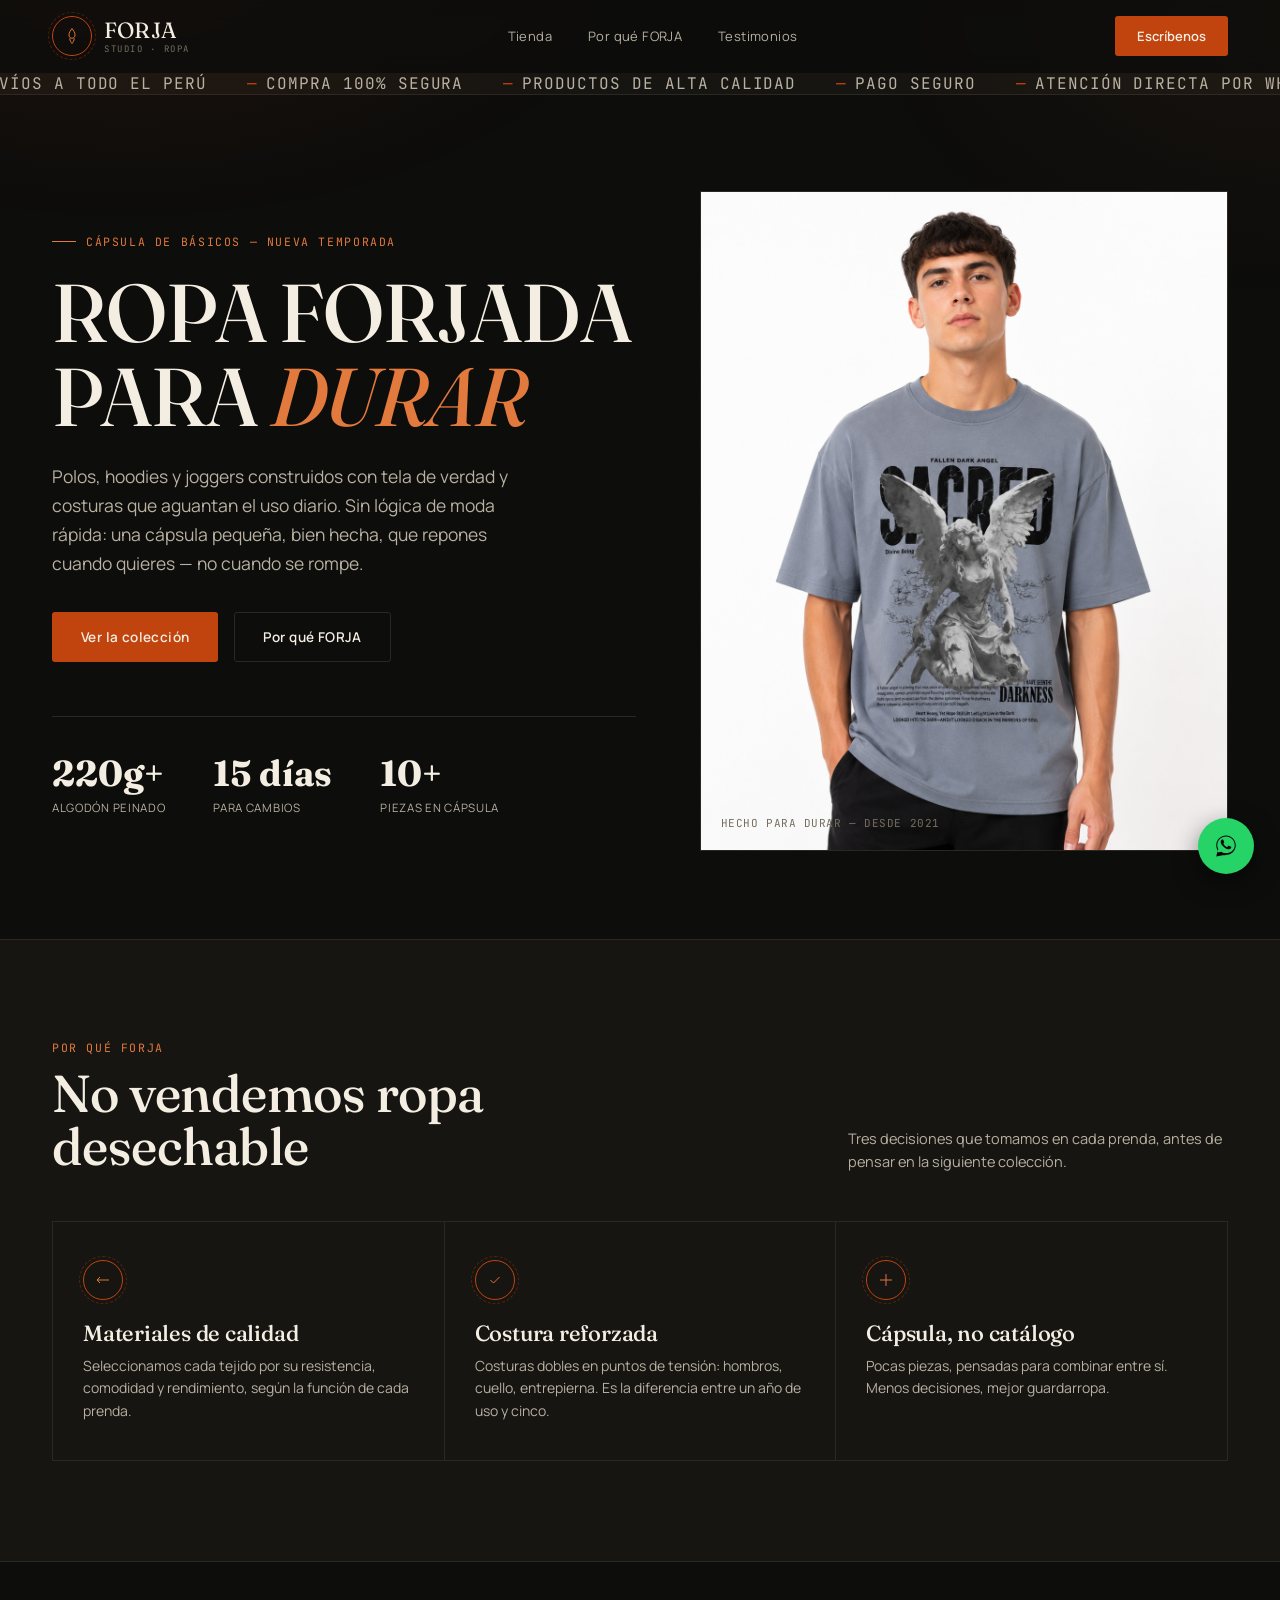
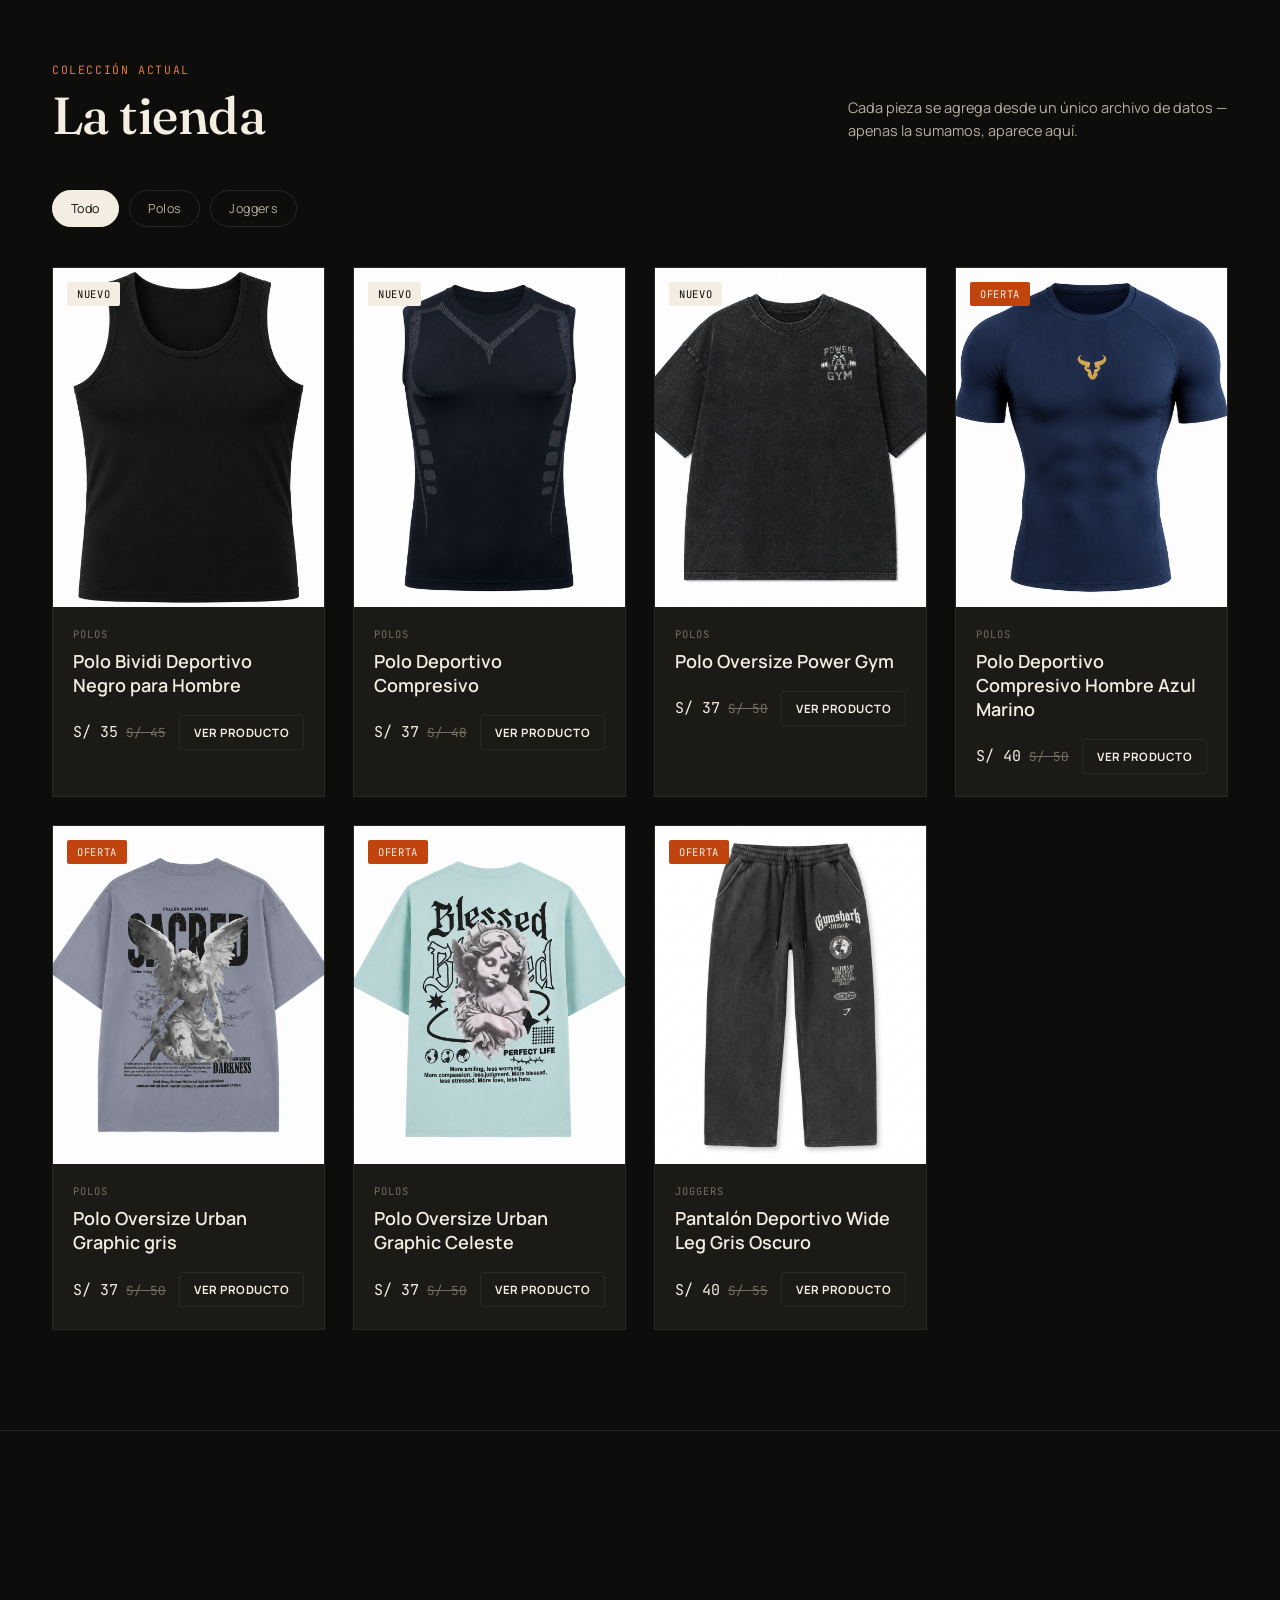
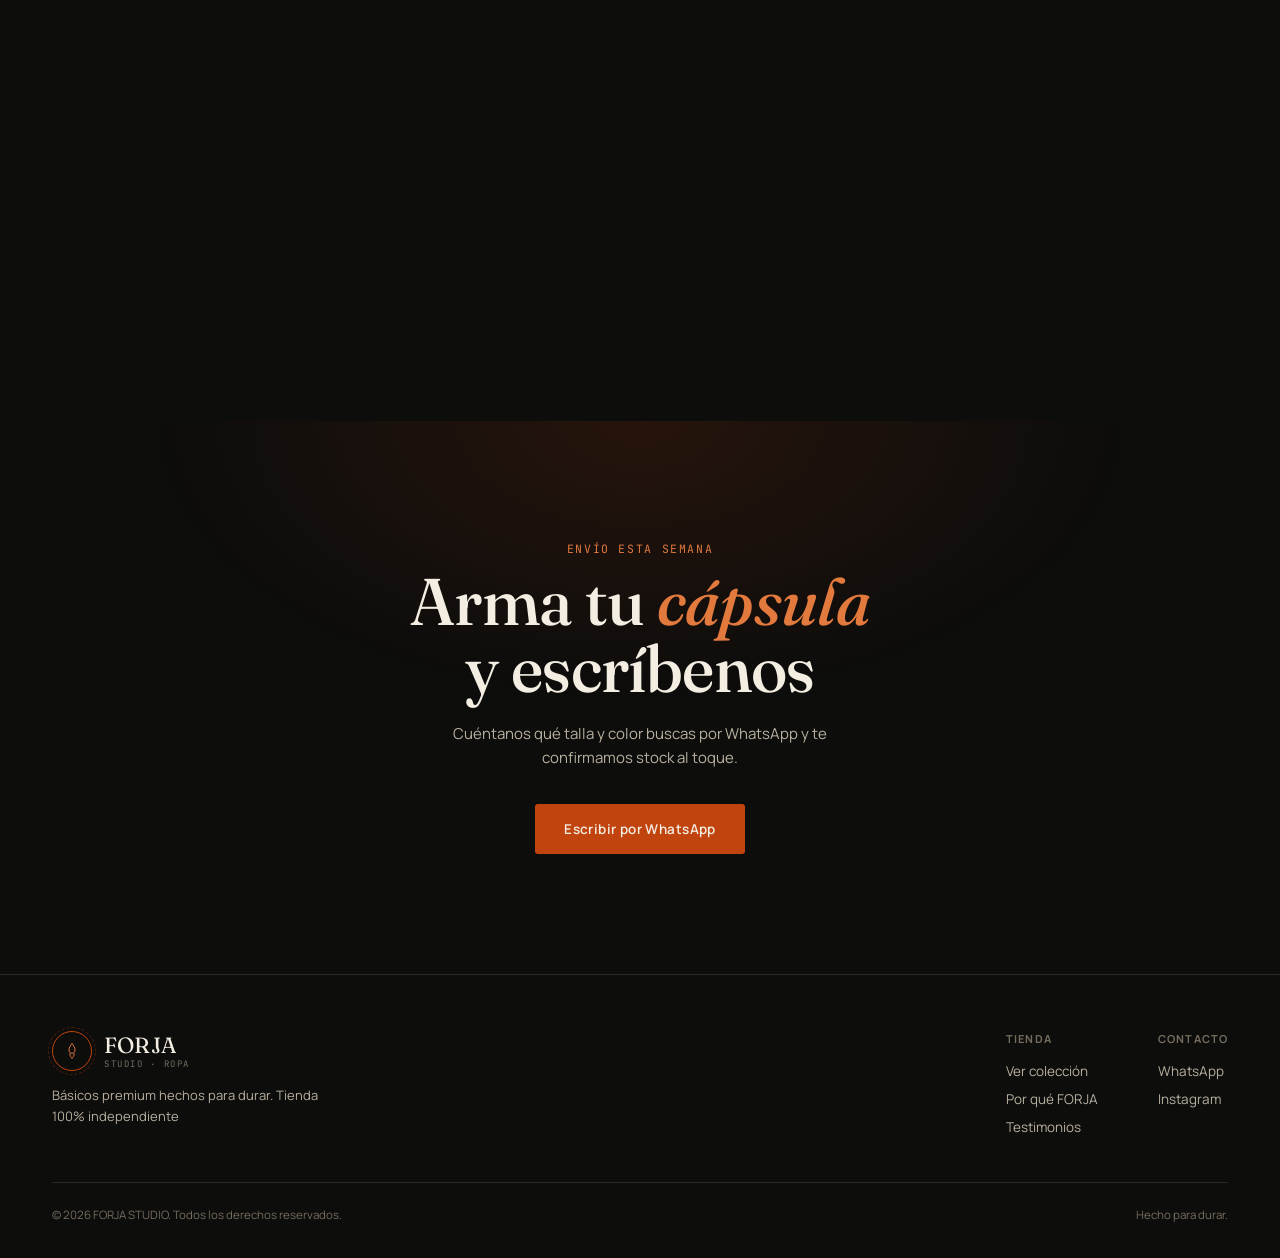
<file: Pagina ropa/index.html>
<!DOCTYPE html>
<html lang="es">
<head>
<meta charset="UTF-8">
<meta name="viewport" content="width=device-width, initial-scale=1.0">
<title>FORJA STUDIO — Ropa hecha para durar</title>
<meta name="description" content="Cápsula de básicos premium: polos, hoodies, joggers y casacas. Algodón peinado, construcción reforzada, envíos a todo el país.">
<link rel="preconnect" href="https://fonts.googleapis.com">
<link rel="preconnect" href="https://fonts.gstatic.com" crossorigin>
<link href="https://fonts.googleapis.com/css2?family=Fraunces:ital,wght@0,400;0,500;0,600;1,500&family=Manrope:wght@400;500;600;700;800&family=JetBrains+Mono:wght@400;500;600&display=swap" rel="stylesheet">
<link rel="stylesheet" href="css/styles.css">
</head>
<body>

<header>
  <nav>
    <a href="index.html" class="brand">
      <span class="hallmark hallmark-spin">
        <svg viewBox="0 0 24 24" fill="none" xmlns="http://www.w3.org/2000/svg">
          <path d="M12 2c-2.2 3-4 5.7-4 8.5A4 4 0 0 0 12 15a4 4 0 0 0 4-4.5C16 7.7 14.2 5 12 2Z" stroke="#e2793d" stroke-width="1.3"/>
          <path d="M9 15c0 3 1.5 5 3 7 1.5-2 3-4 3-7" stroke="#e2793d" stroke-width="1.3"/>
        </svg>
      </span>
      <span class="brand-name">FORJA<small>Studio · Ropa</small></span>
    </a>
    <div class="nav-links">
      <a href="index.html#catalogo">Tienda</a>
      <a href="index.html#valores">Por qué FORJA</a>
      <a href="index.html#testimonios">Testimonios</a>
    </div>
    <a href="#" class="nav-cta wa-generic">Escríbenos</a>
    <button class="burger" id="burgerBtn" aria-label="Abrir menú" aria-expanded="false">
      <span></span><span></span><span></span>
    </button>
  </nav>
</header>

<!-- =================== TRUST BAR ============ -->

<!--
<div class="trust-bar">
  <div class="wrap">
    <span>Envíos a todo el Perú</span>
    <span>Compra 100% segura</span>
    <span>Productos de alta calidad</span>
    <span>Pago contra entrega en Trujillo</span>
    <span>Atención directa por WhatsApp</span>
  </div>
</div>-->

<div class="trust-bar">
  <div class="track">
    <span>Envíos a todo el Perú</span>
    <span>Compra 100% segura</span>
    <span>Productos de alta calidad</span>
    <span>Pago seguro</span>
    <span>Atención directa por WhatsApp</span>
  </div>
</div>

<!-- ================= HERO ================= -->
<section class="hero">
  <div class="wrap">
    <div>
      <span class="eyebrow">Cápsula de básicos — nueva temporada</span>
      <h1>ROPA FORJADA<br>PARA <em>DURAR</em></h1>
      <p class="lead">
        Polos, hoodies y joggers construidos con tela de verdad y costuras que
        aguantan el uso diario. Sin lógica de moda rápida: una cápsula pequeña,
        bien hecha, que repones cuando quieres — no cuando se rompe.
      </p>
      <div class="btn-row">
        <a href="#catalogo" class="btn btn-primary">Ver la colección</a>
        <a href="#valores" class="btn btn-ghost">Por qué FORJA</a>
      </div>

      <div class="stat-row">
        <div class="stat"><b>220g+</b><span>Algodón peinado</span></div>
        <div class="stat"><b>15 días</b><span>Para cambios</span></div>
        <div class="stat"><b>10+</b><span>Piezas en cápsula</span></div>
      </div>
    </div>

    <div class="hero-visual">
      <!--<span class="hallmark stamp">
        <svg viewBox="0 0 24 24" fill="none" xmlns="http://www.w3.org/2000/svg">
          <path d="M12 2c-2.2 3-4 5.7-4 8.5A4 4 0 0 0 12 15a4 4 0 0 0 4-4.5C16 7.7 14.2 5 12 2Z" stroke="#e2793d" stroke-width="1.3"/>
          <path d="M9 15c0 3 1.5 5 3 7 1.5-2 3-4 3-7" stroke="#e2793d" stroke-width="1.3"/>
        </svg>-->
      </span>
      <img src="img/productos/polo-oversize-urban/3.png" alt="">
      <div class="hv-label mono">HECHO PARA DURAR — DESDE 2021</div>
    </div>
  </div>
</section>

<!-- ================= VALORES ================= -->
<section class="values-section" id="valores">
  <div class="wrap">
    <div class="section-head reveal">
      <div>
        <span class="tag-mono">Por qué FORJA</span>
        <h2>No vendemos ropa<br>desechable</h2>
      </div>
      <p>Tres decisiones que tomamos en cada prenda, antes de pensar en la siguiente colección.</p>
    </div>
  </div>
  <div class="wrap">
    <div class="values-grid reveal">
      <div class="value-card">
        <span class="hallmark">
          <svg viewBox="0 0 24 24" fill="none" xmlns="http://www.w3.org/2000/svg">
            <path d="M4 12h16M4 12l4-4M4 12l4 4" stroke="#e2793d" stroke-width="1.3"/>
          </svg>
        </span>
        <h3>Materiales de calidad</h3>
        <p>Seleccionamos cada tejido por su resistencia, comodidad y rendimiento, según la función de cada prenda.</p>
      </div>
      <div class="value-card">
        <span class="hallmark">
          <svg viewBox="0 0 24 24" fill="none" xmlns="http://www.w3.org/2000/svg">
            <path d="M6 12l4 4 8-8" stroke="#e2793d" stroke-width="1.3"/>
          </svg>
        </span>
        <h3>Costura reforzada</h3>
        <p>Costuras dobles en puntos de tensión: hombros, cuello, entrepierna. Es la diferencia entre un año de uso y cinco.</p>
      </div>
      <div class="value-card">
        <span class="hallmark">
          <svg viewBox="0 0 24 24" fill="none" xmlns="http://www.w3.org/2000/svg">
            <path d="M12 4v16M4 12h16" stroke="#e2793d" stroke-width="1.3"/>
          </svg>
        </span>
        <h3>Cápsula, no catálogo</h3>
        <p>Pocas piezas, pensadas para combinar entre sí. Menos decisiones, mejor guardarropa.</p>
      </div>
    </div>
  </div>
</section>

<!-- ================= CATALOGO ================= -->
<section class="catalog-section" id="catalogo">
  <div class="wrap">
    <div class="section-head reveal">
      <div>
        <span class="tag-mono">Colección actual</span>
        <h2>La tienda</h2>
      </div>
      <p>Cada pieza se agrega desde un único archivo de datos — apenas la sumamos, aparece aquí.</p>
    </div>

    <div class="catalog-filters" id="catalogFilters" aria-label="Filtrar por categoría"></div>

    <div class="products-grid" id="catalogGrid"></div>
    <p class="catalog-empty" id="catalogEmpty" hidden>No hay productos en esta categoría todavía.</p>
  </div>
</section>

<!-- ================= TESTIMONIOS ================= -->
<section id="testimonios">
  <div class="wrap">
    <div class="section-head reveal">
      <div>
        <span class="tag-mono">Clientes</span>
        <h2>Lo que dicen<br>de la ropa</h2>
      </div>
    </div>

    <div class="testi-grid reveal">
      <div class="testi-card">
        <div class="stars">★★★★★</div>
        <p>"Me sorprendió el acabado. Las costuras se sienten resistentes y la tela tiene buena caída."</p>
        <div class="testi-who">
          <div class="testi-avatar"></div>
          <div><b>Carlos M.</b><span>Cliente desde 2026</span></div>
        </div>
      </div>
      <div class="testi-card">
        <div class="stars">★★★★★</div>
        <p>"Pedí por WhatsApp y todo fue rápido. Me ayudaron con la talla y llegó bien."</p>
        <div class="testi-who">
          <div class="testi-avatar"></div>
          <div><b>Camila R.</b><span>Cliente desde 2026</span></div>
        </div>
      </div>
      <div class="testi-card">
        <div class="stars">★★★★★</div>
        <p>"El estampado se ve de buena calidad y el polo tiene un buen fit."</p>
        <div class="testi-who">
          <div class="testi-avatar"></div>
          <div><b>Diego M.</b><span>Primera compra 2026</span></div>
        </div>
      </div>
    </div>
  </div>
</section>

<!-- ================= CTA FINAL ================= -->
<section class="cta-section">
  <div class="wrap">
    <span class="tag-mono">Envío esta semana</span>
    <h2>Arma tu <em>cápsula</em><br>y escríbenos</h2>
    <p>Cuéntanos qué talla y color buscas por WhatsApp y te confirmamos stock al toque.</p>
    <a href="#" class="btn btn-primary wa-generic">Escribir por WhatsApp</a>
  </div>
</section>

<!-- ================= FOOTER ================= -->
<footer>
  <div class="wrap">
    <div class="footer-grid">
      <div class="footer-brand">
        <a href="index.html" class="brand">
          <span class="hallmark">
            <svg viewBox="0 0 24 24" fill="none" xmlns="http://www.w3.org/2000/svg">
              <path d="M12 2c-2.2 3-4 5.7-4 8.5A4 4 0 0 0 12 15a4 4 0 0 0 4-4.5C16 7.7 14.2 5 12 2Z" stroke="#e2793d" stroke-width="1.3"/>
              <path d="M9 15c0 3 1.5 5 3 7 1.5-2 3-4 3-7" stroke="#e2793d" stroke-width="1.3"/>
            </svg>
          </span>
          <span class="brand-name">FORJA<small>Studio · Ropa</small></span>
        </a>
        <p>Básicos premium hechos para durar. Tienda 100% independiente</p>
      </div>
      <div class="footer-links">
        <div class="footer-col">
          <h5>Tienda</h5>
          <a href="index.html#catalogo">Ver colección</a>
          <a href="index.html#valores">Por qué FORJA</a>
          <a href="index.html#testimonios">Testimonios</a>
        </div>
        <div class="footer-col">
          <h5>Contacto</h5>
          <a href="#" class="wa-generic">WhatsApp</a>
          <a href="https://instagram.com/" target="_blank" rel="noopener">Instagram</a>
        </div>
      </div>
    </div>
    <div class="footer-bottom">
      <span>© <span id="year"></span> FORJA STUDIO. Todos los derechos reservados.</span>
      <span>Hecho para durar.</span>
    </div>
  </div>
</footer>

<!-- WhatsApp flotante -->
<a href="#" class="wa-float wa-generic" aria-label="Escribir por WhatsApp">
  <svg viewBox="0 0 32 32" fill="#0a0a0a" xmlns="http://www.w3.org/2000/svg">
    <path d="M16.001 3C9.373 3 4 8.373 4 15c0 2.29.638 4.43 1.744 6.25L4 29l7.938-1.71A11.94 11.94 0 0 0 16 27c6.627 0 12-5.373 12-12S22.628 3 16.001 3Zm0 21.75c-1.98 0-3.83-.55-5.41-1.51l-.388-.23-4.71 1.014 1.03-4.59-.253-.398A9.72 9.72 0 0 1 5.25 15c0-5.93 4.82-10.75 10.75-10.75S26.75 9.07 26.75 15 21.93 24.75 16 24.75Zm5.86-8.06c-.32-.16-1.9-.94-2.2-1.05-.3-.11-.51-.16-.73.16-.21.32-.84 1.05-1.03 1.26-.19.21-.38.24-.7.08-.32-.16-1.35-.5-2.57-1.6-.95-.85-1.6-1.9-1.78-2.22-.19-.32-.02-.49.14-.65.14-.14.32-.38.48-.57.16-.19.21-.32.32-.54.11-.21.05-.4-.03-.56-.08-.16-.73-1.77-1-2.42-.26-.63-.53-.55-.73-.56h-.62c-.21 0-.56.08-.85.4-.29.32-1.12 1.1-1.12 2.68 0 1.58 1.15 3.1 1.31 3.32.16.21 2.26 3.45 5.48 4.84.77.33 1.37.53 1.84.68.77.25 1.47.21 2.03.13.62-.09 1.9-.78 2.17-1.53.27-.75.27-1.4.19-1.53-.08-.14-.29-.21-.6-.37Z"/>
  </svg>
</a>

<script src="js/products.js"></script>
<script src="js/utils.js"></script>
<script src="js/catalog.js"></script>
<script src="js/app.js"></script>
<script src="js/trust-bar.js"></script>

</body>
</html>
</file>
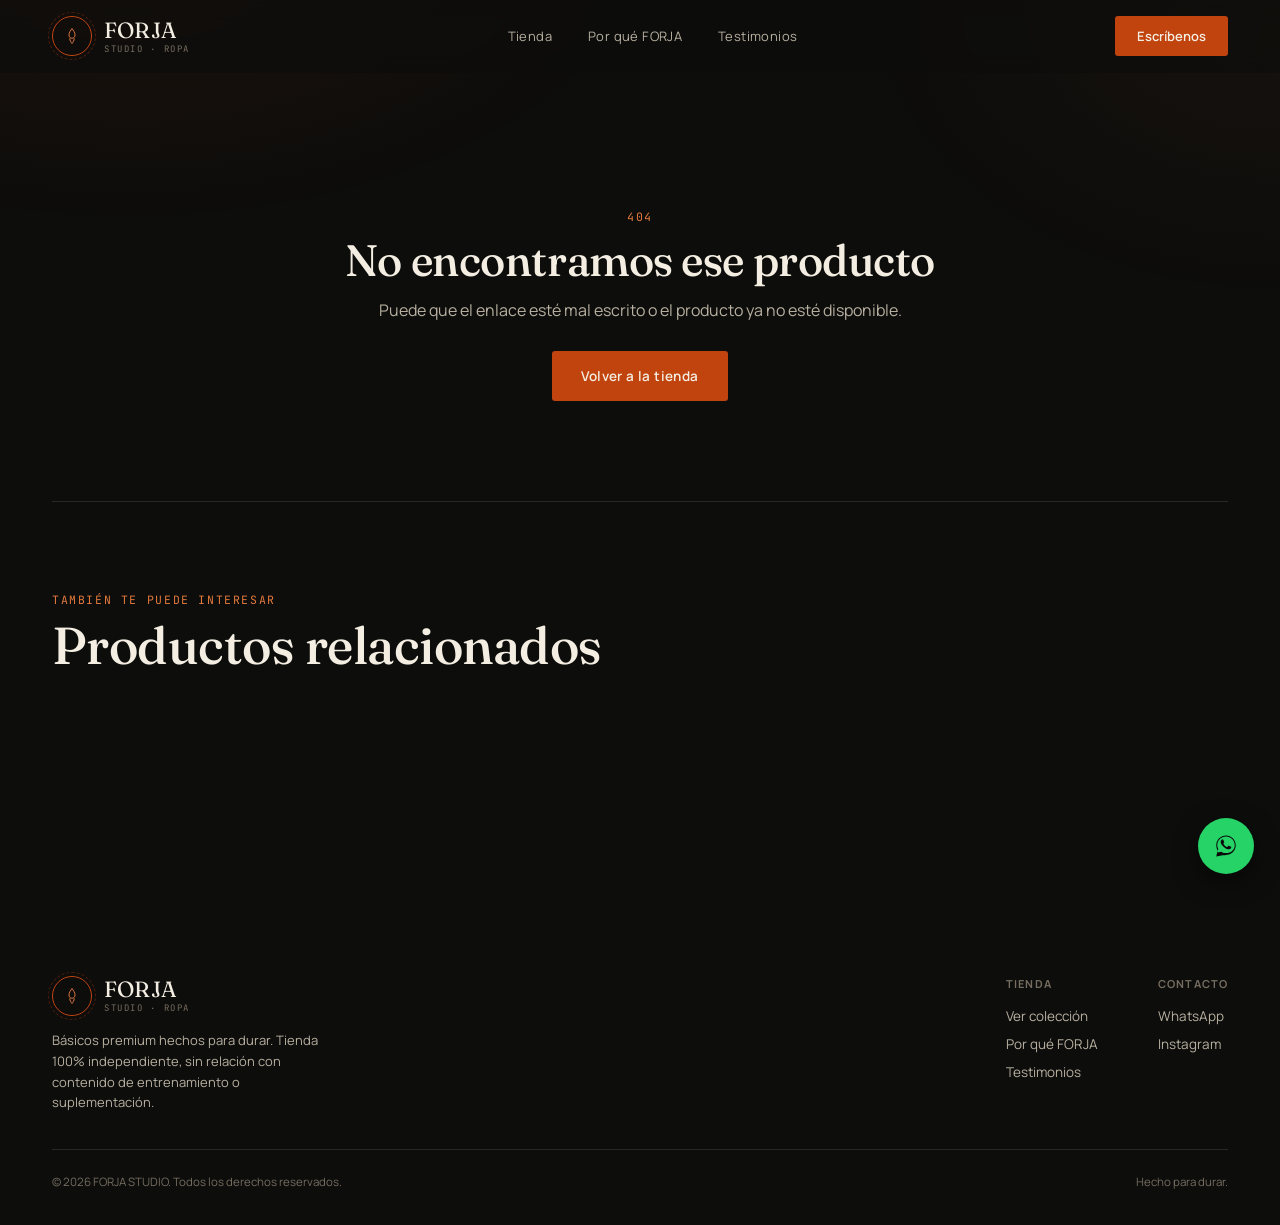
<file: Pagina ropa/producto.html>
<!DOCTYPE html>
<html lang="es">
<head>
<meta charset="UTF-8">
<meta name="viewport" content="width=device-width, initial-scale=1.0">
<title>Producto — FORJA STUDIO</title>
<link rel="preconnect" href="https://fonts.googleapis.com">
<link rel="preconnect" href="https://fonts.gstatic.com" crossorigin>
<link href="https://fonts.googleapis.com/css2?family=Fraunces:ital,wght@0,400;0,500;0,600;1,500&family=Manrope:wght@400;500;600;700;800&family=JetBrains+Mono:wght@400;500;600&display=swap" rel="stylesheet">
<link rel="stylesheet" href="css/styles.css">
</head>
<body>

<header>
  <nav>
    <a href="index.html" class="brand">
      <span class="hallmark hallmark-spin">
        <svg viewBox="0 0 24 24" fill="none" xmlns="http://www.w3.org/2000/svg">
          <path d="M12 2c-2.2 3-4 5.7-4 8.5A4 4 0 0 0 12 15a4 4 0 0 0 4-4.5C16 7.7 14.2 5 12 2Z" stroke="#e2793d" stroke-width="1.3"/>
          <path d="M9 15c0 3 1.5 5 3 7 1.5-2 3-4 3-7" stroke="#e2793d" stroke-width="1.3"/>
        </svg>
      </span>
      <span class="brand-name">FORJA<small>Studio · Ropa</small></span>
    </a>
    <div class="nav-links">
      <a href="index.html#catalogo">Tienda</a>
      <a href="index.html#valores">Por qué FORJA</a>
      <a href="index.html#testimonios">Testimonios</a>
    </div>
    <a href="#" class="nav-cta wa-generic">Escríbenos</a>
    <button class="burger" id="burgerBtn" aria-label="Abrir menú" aria-expanded="false">
      <span></span><span></span><span></span>
    </button>
  </nav>
</header>

<main class="product-page">
  <div class="wrap">
    <div id="productRoot"><!-- product.js renderiza todo aquí según ?id= --></div>

    <section class="related-section" id="relatedSection">
      <div class="section-head reveal">
        <div>
          <span class="tag-mono">También te puede interesar</span>
          <h2>Productos relacionados</h2>
        </div>
      </div>
      <div class="products-grid" id="relatedGrid"></div>
    </section>
  </div>
</main>

<footer>
  <div class="wrap">
    <div class="footer-grid">
      <div class="footer-brand">
        <a href="index.html" class="brand">
          <span class="hallmark">
            <svg viewBox="0 0 24 24" fill="none" xmlns="http://www.w3.org/2000/svg">
              <path d="M12 2c-2.2 3-4 5.7-4 8.5A4 4 0 0 0 12 15a4 4 0 0 0 4-4.5C16 7.7 14.2 5 12 2Z" stroke="#e2793d" stroke-width="1.3"/>
              <path d="M9 15c0 3 1.5 5 3 7 1.5-2 3-4 3-7" stroke="#e2793d" stroke-width="1.3"/>
            </svg>
          </span>
          <span class="brand-name">FORJA<small>Studio · Ropa</small></span>
        </a>
        <p>Básicos premium hechos para durar. Tienda 100% independiente, sin relación con contenido de entrenamiento o suplementación.</p>
      </div>
      <div class="footer-links">
        <div class="footer-col">
          <h5>Tienda</h5>
          <a href="index.html#catalogo">Ver colección</a>
          <a href="index.html#valores">Por qué FORJA</a>
          <a href="index.html#testimonios">Testimonios</a>
        </div>
        <div class="footer-col">
          <h5>Contacto</h5>
          <a href="#" class="wa-generic">WhatsApp</a>
          <a href="https://instagram.com/" target="_blank" rel="noopener">Instagram</a>
        </div>
      </div>
    </div>
    <div class="footer-bottom">
      <span>© <span id="year"></span> FORJA STUDIO. Todos los derechos reservados.</span>
      <span>Hecho para durar.</span>
    </div>
  </div>
</footer>

<a href="#" class="wa-float wa-generic" aria-label="Escribir por WhatsApp">
  <svg viewBox="0 0 32 32" fill="#0a0a0a" xmlns="http://www.w3.org/2000/svg">
    <path d="M16.001 3C9.373 3 4 8.373 4 15c0 2.29.638 4.43 1.744 6.25L4 29l7.938-1.71A11.94 11.94 0 0 0 16 27c6.627 0 12-5.373 12-12S22.628 3 16.001 3Zm0 21.75c-1.98 0-3.83-.55-5.41-1.51l-.388-.23-4.71 1.014 1.03-4.59-.253-.398A9.72 9.72 0 0 1 5.25 15c0-5.93 4.82-10.75 10.75-10.75S26.75 9.07 26.75 15 21.93 24.75 16 24.75Zm5.86-8.06c-.32-.16-1.9-.94-2.2-1.05-.3-.11-.51-.16-.73.16-.21.32-.84 1.05-1.03 1.26-.19.21-.38.24-.7.08-.32-.16-1.35-.5-2.57-1.6-.95-.85-1.6-1.9-1.78-2.22-.19-.32-.02-.49.14-.65.14-.14.32-.38.48-.57.16-.19.21-.32.32-.54.11-.21.05-.4-.03-.56-.08-.16-.73-1.77-1-2.42-.26-.63-.53-.55-.73-.56h-.62c-.21 0-.56.08-.85.4-.29.32-1.12 1.1-1.12 2.68 0 1.58 1.15 3.1 1.31 3.32.16.21 2.26 3.45 5.48 4.84.77.33 1.37.53 1.84.68.77.25 1.47.21 2.03.13.62-.09 1.9-.78 2.17-1.53.27-.75.27-1.4.19-1.53-.08-.14-.29-.21-.6-.37Z"/>
  </svg>
</a>

<script src="js/products.js"></script>
<script src="js/utils.js"></script>
<script src="js/product.js"></script>
<script src="js/app.js"></script>

</body>
</html>
</file>
<file: Pagina ropa/css/styles.css>
/* =========================================================
   FORJA STUDIO — hoja de estilos
   Tokens de marca al inicio del archivo. Cambia estos
   valores para ajustar el look completo del sitio.
   ========================================================= */

:root{
  /* --- color --- */
  --black:      #0d0d0c;
  --charcoal:   #171512;
  --surface:    #1c1a17;
  --surface-2:  #221f1b;
  --line:       #2b2723;
  --line-soft:  #211e1a;

  --bone:       #f4eee2;
  --bone-dim:   #b8b0a0;
  --bone-faint: #756d5f;

  --ember:      #c1440e;
  --ember-2:    #e2793d;
  --ember-glow: rgba(193,68,14,0.30);

  --radius: 3px;
  --maxw: 1240px;

  /* --- type --- */
  --f-display: 'Fraunces', serif;
  --f-body: 'Manrope', sans-serif;
  --f-mono: 'JetBrains Mono', monospace;
}

*{ box-sizing:border-box; }
html{ scroll-behavior:smooth; }
body{
  margin:0;
  background: var(--black);
  color: var(--bone);
  font-family: var(--f-body);
  -webkit-font-smoothing: antialiased;
  overflow-x:hidden;
}
h1,h2,h3{
  font-family: var(--f-display);
  font-weight:500;
  line-height:1.02;
  margin:0;
  letter-spacing:-0.01em;
}
p{ margin:0; }
.mono{ font-family: var(--f-mono); }
a{ color:inherit; text-decoration:none; }
img{ max-width:100%; display:block; }
button{ font-family:inherit; cursor:pointer; }
::selection{ background:var(--ember); color:var(--bone); }

.wrap{ max-width:var(--maxw); margin:0 auto; padding:0 32px; }

.reveal{ opacity:0; transform:translateY(24px); transition:opacity .7s ease, transform .7s ease; }
.reveal.in-view{ opacity:1; transform:none; }

/* subtle ambient glow */
body::before{
  content:""; position:fixed; inset:0; z-index:0; pointer-events:none;
  background:
    radial-gradient(ellipse 900px 520px at 10% -10%, rgba(193,68,14,0.10), transparent 60%),
    radial-gradient(ellipse 700px 500px at 100% 0%, rgba(226,121,61,0.05), transparent 60%);
}

/* ---------------- HALLMARK (signature element) ---------------- */
.hallmark{
  width:40px; height:40px; flex-shrink:0;
  border-radius:50%;
  border:1px solid var(--ember);
  display:flex; align-items:center; justify-content:center;
  position:relative;
}
.hallmark svg{ width:18px; height:18px; }
.hallmark::before{
  content:""; position:absolute; inset:-5px;
  border:1px dashed rgba(193,68,14,0.35);
  border-radius:50%;
}
.hallmark-spin{ animation: spin 40s linear infinite; }
@keyframes spin{ to{ transform:rotate(360deg); } }

/* ---------------- NAV ---------------- */
header{
  position:sticky; top:0; z-index:100;
  background: rgba(13,13,12,0.7);
  backdrop-filter: blur(10px);
  border-bottom:1px solid transparent;
  transition: border-color .3s, background .3s;
}
header.is-scrolled{ background:rgba(13,13,12,0.92); border-color:var(--line); }
nav{
  display:flex; align-items:center; justify-content:space-between;
  gap:24px;
  padding:16px 32px;
  max-width:var(--maxw); margin:0 auto;
  position:relative;
}
.brand{
  display:flex; align-items:center; gap:12px;
  font-family:var(--f-display); font-size:22px; letter-spacing:0.01em;
}
.brand .brand-name{ display:flex; flex-direction:column; line-height:1; }
.brand .brand-name small{
  font-family:var(--f-mono); font-size:9px; letter-spacing:0.18em;
  color:var(--bone-faint); text-transform:uppercase; margin-top:4px;
}
.nav-links{
  display:flex; gap:36px; align-items:center;
  font-size:13px; letter-spacing:0.03em;
  color:var(--bone-dim);
}
.nav-links a{ transition:color .2s; }
.nav-links a:hover{ color:var(--bone); }
.nav-cta{
  background:var(--ember); color:var(--bone);
  padding:11px 22px; font-size:13px; font-weight:600;
  border-radius:var(--radius);
  transition:background .2s, transform .2s;
  white-space:nowrap;
}
.nav-cta:hover{ background:var(--ember-2); transform:translateY(-1px); }

.burger{ display:none; flex-direction:column; gap:5px; background:none; border:none; padding:6px; }
.burger span{ width:22px; height:2px; background:var(--bone); display:block; transition:.2s; }

/* ---------------- TRUST BAR ---------------- */

/* ---------------- TRUST BAR ---------------- */

.trust-bar{
    overflow:hidden;
    background:var(--charcoal);
    border-bottom:1px solid var(--line);
}

.track{
    display:flex;
    align-items:center;
    gap:40px;
    width:max-content;
    white-space:nowrap;
}

.track span{
    flex:0 0 auto;

    font-family:var(--f-mono);
    font-size:16px;
    letter-spacing:.06em;
    color:var(--bone-dim);
    text-transform:uppercase;
    display:flex;
    align-items:center;
    gap:8px;
}

.track span::before{
    content:"—";
    color:var(--ember);
}
/*
.trust-bar{
  border-bottom:1px solid var(--line);
  background:var(--charcoal);
}
.trust-bar .wrap{
  display:flex; justify-content:space-between; flex-wrap:wrap; gap:10px 28px;
  padding:12px 32px;
}
.trust-bar span{
  font-family:var(--f-mono); font-size:11.5px; letter-spacing:0.06em;
  color:var(--bone-dim); text-transform:uppercase;
  display:flex; align-items:center; gap:8px;
}
.trust-bar span::before{ content:"—"; color:var(--ember); }

/* ---------------- HERO ---------------- */
.hero{
  position:relative; border-bottom:1px solid var(--line);
  padding:96px 0 88px;
}
.hero .wrap{
  display:grid; grid-template-columns:1.05fr 0.95fr; gap:64px; align-items:center;
  position:relative; z-index:1;
}
.eyebrow{
  display:inline-flex; align-items:center; gap:10px;
  font-family:var(--f-mono); font-size:11.5px; color:var(--ember-2);
  letter-spacing:0.14em; text-transform:uppercase; margin-bottom:22px;
}
.eyebrow::before{ content:""; width:24px; height:1px; background:var(--ember-2); }
.hero h1{
  font-size:clamp(48px,6.4vw,84px);
  color:var(--bone);
}
.hero h1 em{ font-style:italic; color:var(--ember-2); }
.hero p.lead{
  font-size:17.5px; color:var(--bone-dim); max-width:460px;
  margin:24px 0 34px; line-height:1.65;
}
.btn-row{ display:flex; gap:16px; flex-wrap:wrap; }
.btn{
  display:inline-flex; align-items:center; gap:10px;
  padding:15px 28px; font-size:13.5px; font-weight:600;
  letter-spacing:0.03em; border-radius:var(--radius);
  transition:all .2s; border:1px solid transparent;
}
.btn-primary{ background:var(--ember); color:var(--bone); }
.btn-primary:hover{ background:var(--ember-2); transform:translateY(-2px); box-shadow:0 12px 30px var(--ember-glow); }
.btn-ghost{ border-color:var(--line); color:var(--bone); }
.btn-ghost:hover{ border-color:var(--bone-faint); }

.hero-visual{
  position:relative; aspect-ratio:4/5;
  background:linear-gradient(160deg, var(--surface-2), var(--charcoal));
  border:1px solid var(--line);
  overflow:hidden;
}
.hero-visual .stamp{
  position:absolute; top:22px; right:22px;
  width:92px; height:92px; z-index:2;
}
/*
.hero-visual::after{
  content:""; position:absolute; inset:0;
  background:radial-gradient(circle at 30% 20%, var(--ember-glow), transparent 60%);
}
  */
.hero-visual .hv-label{
  position:absolute; bottom:20px; left:20px; right:20px; z-index:2;
  font-family:var(--f-mono); font-size:11px; color:var(--bone-faint);
  letter-spacing:0.05em;
}
.hero-visual svg.hv-line{ position:absolute; inset:0; width:100%; height:100%; opacity:0.5; }

.stat-row{ display:flex; gap:48px; margin-top:54px; padding-top:34px; border-top:1px solid var(--line); }
.stat b{ font-family:var(--f-display); font-size:36px; color:var(--bone); display:block; }
.stat span{ font-size:11.5px; color:var(--bone-dim); text-transform:uppercase; letter-spacing:0.06em; }

/* ---------------- SECTION GENERIC ---------------- */
section{ padding:100px 0; position:relative; z-index:1; }
.section-head{
  display:flex; justify-content:space-between; align-items:flex-end;
  margin-bottom:48px; gap:24px; flex-wrap:wrap;
}
.section-head h2{ font-size:clamp(34px,4.4vw,52px); }
.section-head p{ color:var(--bone-dim); max-width:380px; font-size:14.5px; line-height:1.6; }
.tag-mono{
  font-family:var(--f-mono); font-size:11.5px; color:var(--ember-2);
  letter-spacing:0.14em; text-transform:uppercase; margin-bottom:12px; display:block;
}

/* ---------------- CATALOGO ---------------- */
.catalog-section{ border-bottom:1px solid var(--line); }
.catalog-filters{
  display:flex; gap:10px; flex-wrap:wrap; margin-bottom:40px;
}
.filter-btn{
  background:transparent; border:1px solid var(--line); color:var(--bone-dim);
  padding:9px 18px; font-size:12.5px; letter-spacing:0.03em;
  border-radius:999px; transition:all .2s;
}
.filter-btn:hover{ border-color:var(--bone-faint); color:var(--bone); }
.filter-btn.is-active{ background:var(--bone); color:var(--black); border-color:var(--bone); }

.products-grid{
  display:grid; grid-template-columns:repeat(auto-fit,minmax(268px,1fr)); gap:28px;
}
.catalog-empty{ color:var(--bone-dim); padding:40px 0; }

.product-card{
  background:var(--surface); border:1px solid var(--line);
  display:flex; flex-direction:column;
  transition:border-color .25s, transform .25s;
}
.product-card:hover{ border-color:var(--ember); transform:translateY(-4px); }

.product-media{
  position:relative; width:100%; aspect-ratio:4/5; overflow:hidden;
  background:var(--charcoal); display:block;
}
.product-image{
  width:100%; height:100%; object-fit:cover;
  position:absolute; inset:0; transition:opacity .5s ease, transform .5s ease;
}
.product-image.img-primary{ opacity:1; }
.product-image.img-secondary{ opacity:0; }
.product-card:hover .img-primary{ opacity:0; }
.product-card:hover .img-secondary{ opacity:1; }
.product-card:hover .product-image{ transform:scale(1.04); }

.card-badge{
  position:absolute; top:14px; left:14px; z-index:2;
  background:var(--bone); color:var(--black);
  font-family:var(--f-mono); font-size:10.5px; letter-spacing:0.06em;
  text-transform:uppercase; padding:5px 10px; border-radius:2px;
}
.card-badge--sale{ background:var(--ember); color:var(--bone); }

.product-body{ padding:20px 20px 22px; display:flex; flex-direction:column; gap:8px; flex:1; }
.product-body .cat{
  font-size:10.5px; color:var(--bone-faint); text-transform:uppercase; letter-spacing:0.09em;
}
.product-body h4{ font-size:18px; font-weight:600; margin:0; font-family:var(--f-body); }
.product-body h4 a:hover{ color:var(--ember-2); }
.product-footer{ display:flex; align-items:center; justify-content:space-between; margin-top:10px; gap:10px; }

.price-group{ display:flex; align-items:baseline; gap:8px; flex-wrap:wrap; }
.price{ font-family:var(--f-mono); font-size:15px; color:var(--bone); }
.price-before{ font-family:var(--f-mono); font-size:12.5px; color:var(--bone-faint); text-decoration:line-through; }
.price-group--lg .price{ font-size:26px; }
.price-group--lg .price-before{ font-size:16px; }

.buy-btn{
  font-size:11.5px; font-weight:700; text-transform:uppercase; letter-spacing:0.04em;
  color:var(--bone); border:1px solid var(--line); padding:9px 14px; border-radius:var(--radius);
  transition:border-color .2s, color .2s; white-space:nowrap;
}
.buy-btn:hover{ border-color:var(--ember); color:var(--ember-2); }

/* ---------------- PROPUESTA / VALORES ---------------- */
.values-section{ border-bottom:1px solid var(--line); background:var(--charcoal); }
.values-grid{ display:grid; grid-template-columns:repeat(3,1fr); gap:1px; background:var(--line); border:1px solid var(--line); }
.value-card{ background:var(--charcoal); padding:38px 30px; }
.value-card .hallmark{ margin-bottom:22px; }
.value-card h3{ font-size:22px; margin-bottom:10px; font-family:var(--f-display); }
.value-card p{ color:var(--bone-dim); font-size:14px; line-height:1.6; }

/* ---------------- TESTIMONIOS ---------------- */
.testi-grid{ display:grid; grid-template-columns:repeat(3,1fr); gap:26px; }
.testi-card{ background:var(--surface); border:1px solid var(--line); padding:32px 26px; }
.testi-card .stars{ color:var(--ember-2); font-size:13px; letter-spacing:3px; margin-bottom:16px; }
.testi-card p{ color:var(--bone); font-size:14.5px; line-height:1.7; margin-bottom:20px; }
.testi-who{ display:flex; align-items:center; gap:12px; }
.testi-avatar{ width:36px; height:36px; border-radius:50%; background:linear-gradient(140deg,var(--ember),var(--ember-2)); flex-shrink:0; }
.testi-who b{ font-size:12.5px; display:block; }
.testi-who span{ font-size:11.5px; color:var(--bone-dim); }

/* ---------------- CTA FINAL ---------------- */
.cta-section{
  text-align:center; padding:120px 0;
  background:radial-gradient(ellipse 700px 400px at 50% 0%, rgba(193,68,14,0.14), transparent 70%);
  border-bottom:1px solid var(--line);
}
.cta-section h2{ font-size:clamp(38px,6vw,66px); margin-bottom:20px; }
.cta-section h2 em{ font-style:italic; color:var(--ember-2); }
.cta-section p{ color:var(--bone-dim); max-width:440px; margin:0 auto 34px; font-size:15px; line-height:1.6; }

/* ---------------- FOOTER ---------------- */
footer{ padding:56px 0 36px; }
.footer-grid{
  display:flex; justify-content:space-between; align-items:flex-start;
  flex-wrap:wrap; gap:30px; padding-bottom:36px; border-bottom:1px solid var(--line);
}
.footer-brand .brand{ margin-bottom:14px; }
.footer-brand p{ color:var(--bone-dim); font-size:13px; max-width:280px; line-height:1.6; }
.footer-links{ display:flex; gap:60px; flex-wrap:wrap; }
.footer-col h5{ font-size:11px; text-transform:uppercase; letter-spacing:0.1em; color:var(--bone-faint); margin:0 0 16px; }
.footer-col a{ display:block; color:var(--bone-dim); font-size:13.5px; margin-bottom:10px; transition:color .2s; }
.footer-col a:hover{ color:var(--ember-2); }
.footer-bottom{
  display:flex; justify-content:space-between; align-items:center;
  padding-top:24px; font-size:11.5px; color:var(--bone-faint); flex-wrap:wrap; gap:12px;
}

/* ---------------- WHATSAPP FLOAT ---------------- */
.wa-float{
  position:fixed; bottom:26px; right:26px; z-index:200;
  width:56px; height:56px; background:#25D366; border-radius:50%;
  display:flex; align-items:center; justify-content:center;
  box-shadow:0 8px 24px rgba(0,0,0,0.5); transition:transform .2s;
}
.wa-float:hover{ transform:scale(1.08); }
.wa-float svg{ width:26px; height:26px; }

/* =========================================================
   PRODUCTO (producto.html)
   ========================================================= */
.product-page{ padding:56px 0 100px; }
.breadcrumb{ font-size:11.5px; color:var(--bone-faint); letter-spacing:0.03em; margin-bottom:40px; display:flex; gap:8px; }
.breadcrumb a:hover{ color:var(--ember-2); }
.breadcrumb span{ color:var(--bone-faint); }

.product-detail{ display:grid; grid-template-columns:1.1fr 0.9fr; gap:64px; }

.gallery-main{
  position:relative; aspect-ratio:4/5; background:var(--surface);
  border:1px solid var(--line); overflow:hidden;
}
.gallery-main img{ width:100%; height:100%; object-fit:cover; }
.gallery-thumbs{ display:flex; gap:12px; margin-top:14px; }
.thumb{
  width:76px; aspect-ratio:4/5; border:1px solid var(--line); background:var(--surface);
  padding:0; overflow:hidden; opacity:0.6; transition:opacity .2s, border-color .2s;
}
.thumb img{ width:100%; height:100%; object-fit:cover; }
.thumb.is-active, .thumb:hover{ opacity:1; border-color:var(--ember); }

.product-info{ padding-top:4px; }
.product-info .cat{ font-size:11.5px; color:var(--bone-faint); text-transform:uppercase; letter-spacing:0.1em; }
.product-info h1{ font-size:clamp(32px,4vw,46px); margin:10px 0 18px; }
.product-desc{ color:var(--bone-dim); font-size:15px; line-height:1.7; margin:20px 0 30px; max-width:480px; }

.option-block{ margin-bottom:26px; }
.option-label{ display:block; font-size:12px; text-transform:uppercase; letter-spacing:0.07em; color:var(--bone-faint); margin-bottom:12px; }
.option-label b{ color:var(--bone); font-weight:700; letter-spacing:0; text-transform:none; }

.swatches{ display:flex; gap:10px; }
.swatch{
  width:30px; height:30px; border-radius:50%; border:2px solid var(--line);
  background:var(--sw); position:relative; padding:0;
}
.swatch.is-active{ border-color:var(--ember); }
.swatch.is-active::after{
  content:""; position:absolute; inset:-5px; border:1px solid var(--ember); border-radius:50%;
}

.size-options{ display:flex; gap:10px; flex-wrap:wrap; }
.size-btn{
  min-width:46px; padding:10px 14px; text-align:center;
  background:transparent; border:1px solid var(--line); color:var(--bone-dim);
  font-size:13px; border-radius:var(--radius); transition:all .2s;
}
.size-btn:hover{ border-color:var(--bone-faint); color:var(--bone); }
.size-btn.is-active{ background:var(--bone); color:var(--black); border-color:var(--bone); }

.stock-note{ font-size:12px; color:var(--ember-2); margin-bottom:26px; letter-spacing:0.02em; }

.features{ margin-top:40px; padding-top:30px; border-top:1px solid var(--line); }
.features ul{ margin:0; padding-left:18px; color:var(--bone-dim); font-size:14px; line-height:1.9; }

.related-section{ border-top:1px solid var(--line); padding-top:90px; margin-top:20px; }

.not-found{ text-align:center; padding:80px 0; }
.not-found h1{ font-size:clamp(30px,4vw,44px); margin:14px 0 16px; }
.not-found p{ color:var(--bone-dim); margin-bottom:30px; }

/* ---------------- RESPONSIVE ---------------- */
@media (max-width:980px){
  .hero .wrap{ grid-template-columns:1fr; }
  .hero-visual{ max-width:360px; margin:0 auto; order:-1; }
  .values-grid{ grid-template-columns:1fr; }
  .testi-grid{ grid-template-columns:1fr; }
  .product-detail{ grid-template-columns:1fr; gap:36px; }
  .nav-links{
    display:none;
    position:absolute; top:100%; left:0; right:0;
    flex-direction:column; gap:0; background:var(--black);
    border-bottom:1px solid var(--line); padding:8px 32px 18px;
  }
  .nav-links.is-open{ display:flex; }
  .nav-links a{ padding:14px 0; border-bottom:1px solid var(--line-soft); }
  .burger{ display:flex; }
  .footer-grid{ flex-direction:column; }
  .trust-bar .wrap{ justify-content:flex-start; }
}
@media (max-width:560px){
  .wrap{ padding:0 20px; }
  nav{ padding:14px 20px; }
  section{ padding:72px 0; }
  .hero{ padding:64px 0 56px; }
  .stat-row{ gap:24px; flex-wrap:wrap; }
  .products-grid{ grid-template-columns:1fr 1fr; gap:16px; }
  .product-body{ padding:14px 14px 16px; }
  .product-body h4{ font-size:15px; }
  .cta-section{ padding:80px 0; }
}
@media (max-width:420px){
  .products-grid{ grid-template-columns:1fr; }
}

@media (prefers-reduced-motion: reduce){
  *{ animation:none !important; transition:none !important; }
  .reveal{ opacity:1; transform:none; }
}
</file>
